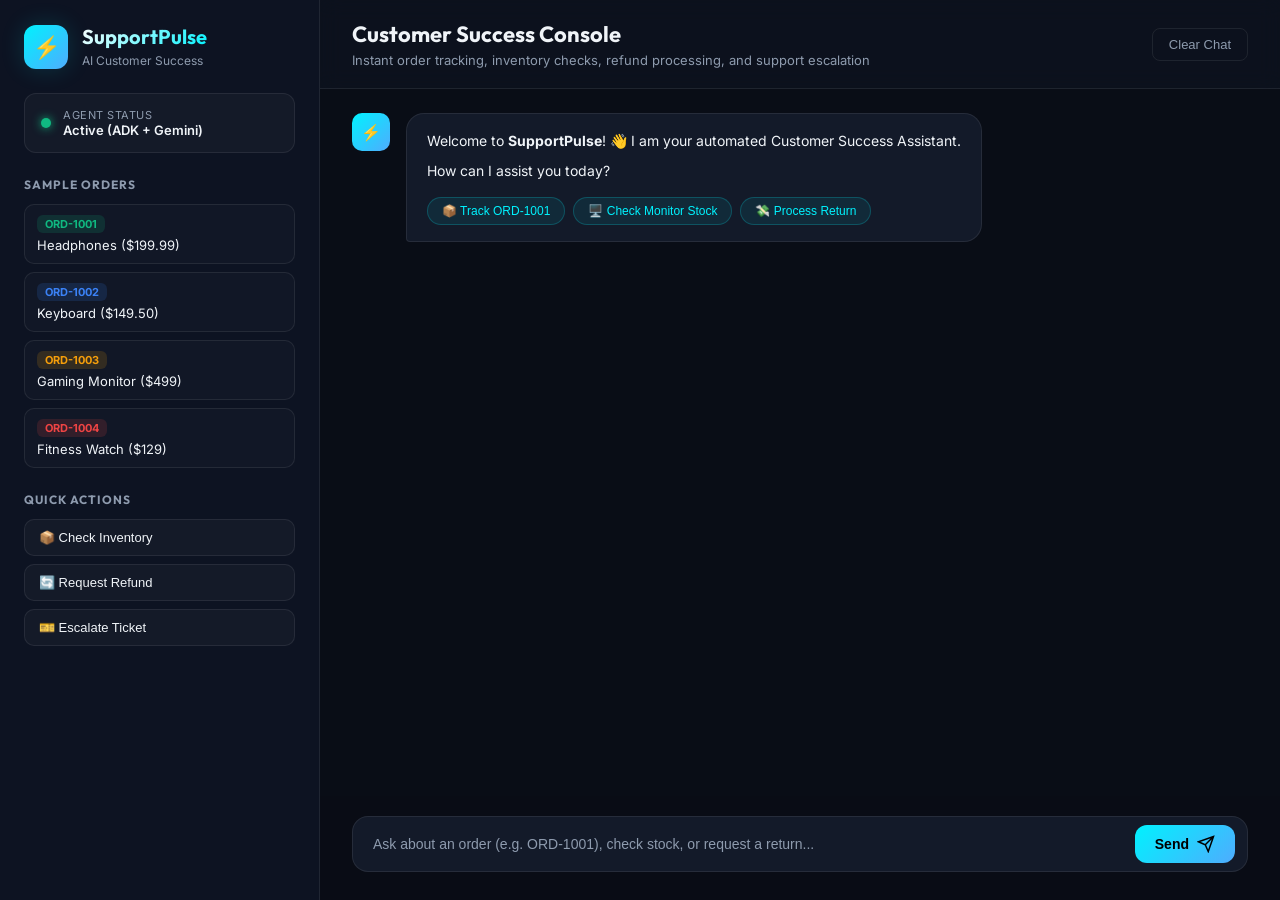
<file: static/index.html>
<!DOCTYPE html>
<html lang="en">
<head>
  <meta charset="UTF-8">
  <meta name="viewport" content="width=device-width, initial-scale=1.0">
  <title>SupportPulse — E-Commerce Customer Success AI</title>
  <link rel="preconnect" href="https://fonts.googleapis.com">
  <link rel="preconnect" href="https://fonts.gstatic.com" crossorigin>
  <link href="https://fonts.googleapis.com/css2?family=Inter:wght@300;400;500;600;700&family=Outfit:wght@400;500;600;700&display=swap" rel="stylesheet">
  <link rel="stylesheet" href="/static/styles.css">
</head>
<body>
  <div class="app-container">
    <!-- Sidebar -->
    <aside class="sidebar">
      <div class="brand">
        <div class="brand-icon">⚡</div>
        <div class="brand-text">
          <h2>SupportPulse</h2>
          <span>AI Customer Success</span>
        </div>
      </div>

      <div class="status-card">
        <div class="status-indicator online"></div>
        <div class="status-info">
          <span class="status-title">Agent Status</span>
          <span class="status-value">Active (ADK + Gemini)</span>
        </div>
      </div>

      <div class="sidebar-section">
        <h3>Sample Orders</h3>
        <div class="sample-list">
          <div class="sample-item" onclick="insertPrompt('What is the status of order ORD-1001?')">
            <span class="badge delivered">ORD-1001</span>
            <span class="sample-desc">Headphones ($199.99)</span>
          </div>
          <div class="sample-item" onclick="insertPrompt('Where is my package ORD-1002?')">
            <span class="badge transit">ORD-1002</span>
            <span class="sample-desc">Keyboard ($149.50)</span>
          </div>
          <div class="sample-item" onclick="insertPrompt('Check order status for ORD-1003')">
            <span class="badge processing">ORD-1003</span>
            <span class="sample-desc">Gaming Monitor ($499)</span>
          </div>
          <div class="sample-item" onclick="insertPrompt('Can I return ORD-1004?')">
            <span class="badge expired">ORD-1004</span>
            <span class="sample-desc">Fitness Watch ($129)</span>
          </div>
        </div>
      </div>

      <div class="sidebar-section">
        <h3>Quick Actions</h3>
        <div class="action-buttons">
          <button class="quick-btn" onclick="insertPrompt('Check stock for SKU-MONITOR')">📦 Check Inventory</button>
          <button class="quick-btn" onclick="insertPrompt('I want to return ORD-1001 because it arrived damaged')">🔄 Request Refund</button>
          <button class="quick-btn" onclick="insertPrompt('Create a support ticket for alice@example.com regarding wrong item received')">🎫 Escalate Ticket</button>
        </div>
      </div>
    </aside>

    <!-- Main Chat Workspace -->
    <main class="chat-workspace">
      <!-- Header -->
      <header class="chat-header">
        <div class="header-info">
          <h1>Customer Success Console</h1>
          <p>Instant order tracking, inventory checks, refund processing, and support escalation</p>
        </div>
        <div class="header-actions">
          <button id="clear-chat-btn" class="secondary-btn">Clear Chat</button>
        </div>
      </header>

      <!-- Message History -->
      <div id="chat-messages" class="chat-messages">
        <!-- Welcome Message -->
        <div class="message assistant">
          <div class="avatar">⚡</div>
          <div class="message-content">
            <p>Welcome to <strong>SupportPulse</strong>! 👋 I am your automated Customer Success Assistant.</p>
            <p>How can I assist you today?</p>
            <div class="suggestion-pills">
              <button class="pill" onclick="sendQuickMessage('What is the status of order ORD-1001?')">📦 Track ORD-1001</button>
              <button class="pill" onclick="sendQuickMessage('Is the Ultra-Wide Gaming Monitor in stock?')">🖥️ Check Monitor Stock</button>
              <button class="pill" onclick="sendQuickMessage('I want to return ORD-1001 because it is defective')">💸 Process Return</button>
            </div>
          </div>
        </div>
      </div>

      <!-- Input Area -->
      <div class="chat-input-area">
        <form id="chat-form" class="input-form">
          <input type="text" id="user-input" placeholder="Ask about an order (e.g. ORD-1001), check stock, or request a return..." autocomplete="off">
          <button type="submit" id="send-btn" class="send-btn">
            <span>Send</span>
            <svg width="18" height="18" viewBox="0 0 24 24" fill="none" stroke="currentColor" stroke-width="2">
              <path d="M22 2L11 13M22 2l-7 20-4-9-9-4 20-7z"></path>
            </svg>
          </button>
        </form>
      </div>
    </main>
  </div>

  <script src="/static/app.js"></script>
</body>
</html>
</file>
<file: static/styles.css>
/* SupportPulse Design System */
:root {
  --bg-dark: #090D16;
  --bg-card: #131A29;
  --bg-sidebar: #0D1322;
  --border-color: rgba(255, 255, 255, 0.08);
  --border-focus: #00F2FE;
  --accent-cyan: #00F2FE;
  --accent-blue: #4FACFE;
  --accent-purple: #7F00FF;
  --text-main: #F0F4F8;
  --text-muted: #8E9BAE;
  --shadow-glow: 0 0 25px rgba(0, 242, 254, 0.15);
  
  --status-delivered: #10B981;
  --status-transit: #3B82F6;
  --status-processing: #F59E0B;
  --status-expired: #EF4444;
}

* {
  box-sizing: border-box;
  margin: 0;
  padding: 0;
}

body {
  font-family: 'Inter', -apple-system, BlinkMacSystemFont, sans-serif;
  background-color: var(--bg-dark);
  color: var(--text-main);
  height: 100vh;
  overflow: hidden;
}

h1, h2, h3, .brand-text h2 {
  font-family: 'Outfit', sans-serif;
}

/* Layout */
.app-container {
  display: flex;
  height: 100vh;
  width: 100vw;
}

/* Sidebar */
.sidebar {
  width: 320px;
  background-color: var(--bg-sidebar);
  border-right: 1px solid var(--border-color);
  padding: 24px;
  display: flex;
  flex-direction: column;
  gap: 24px;
  overflow-y: auto;
}

.brand {
  display: flex;
  align-items: center;
  gap: 14px;
}

.brand-icon {
  width: 44px;
  height: 44px;
  background: linear-gradient(135deg, var(--accent-cyan), var(--accent-blue));
  border-radius: 12px;
  display: flex;
  align-items: center;
  justify-content: center;
  font-size: 22px;
  box-shadow: var(--shadow-glow);
}

.brand-text h2 {
  font-size: 20px;
  font-weight: 700;
  background: linear-gradient(135deg, #FFF, var(--accent-cyan));
  -webkit-background-clip: text;
  -webkit-text-fill-color: transparent;
}

.brand-text span {
  font-size: 12px;
  color: var(--text-muted);
}

.status-card {
  background: rgba(255, 255, 255, 0.03);
  border: 1px solid var(--border-color);
  border-radius: 12px;
  padding: 14px 16px;
  display: flex;
  align-items: center;
  gap: 12px;
}

.status-indicator {
  width: 10px;
  height: 10px;
  border-radius: 50%;
}

.status-indicator.online {
  background-color: var(--status-delivered);
  box-shadow: 0 0 10px var(--status-delivered);
}

.status-info {
  display: flex;
  flex-direction: column;
}

.status-title {
  font-size: 11px;
  color: var(--text-muted);
  text-transform: uppercase;
  letter-spacing: 0.5px;
}

.status-value {
  font-size: 13px;
  font-weight: 600;
}

.sidebar-section h3 {
  font-size: 12px;
  text-transform: uppercase;
  letter-spacing: 1px;
  color: var(--text-muted);
  margin-bottom: 12px;
}

.sample-list {
  display: flex;
  flex-direction: column;
  gap: 8px;
}

.sample-item {
  background: rgba(255, 255, 255, 0.02);
  border: 1px solid var(--border-color);
  border-radius: 10px;
  padding: 10px 12px;
  cursor: pointer;
  transition: all 0.2s ease;
  display: flex;
  flex-direction: column;
  gap: 4px;
}

.sample-item:hover {
  background: rgba(0, 242, 254, 0.06);
  border-color: rgba(0, 242, 254, 0.3);
  transform: translateY(-1px);
}

.badge {
  font-size: 11px;
  font-weight: 700;
  padding: 2px 8px;
  border-radius: 6px;
  width: fit-content;
}

.badge.delivered { background: rgba(16, 185, 129, 0.15); color: var(--status-delivered); }
.badge.transit { background: rgba(59, 130, 246, 0.15); color: var(--status-transit); }
.badge.processing { background: rgba(245, 158, 11, 0.15); color: var(--status-processing); }
.badge.expired { background: rgba(239, 68, 68, 0.15); color: var(--status-expired); }

.sample-desc {
  font-size: 13px;
  color: var(--text-main);
}

.action-buttons {
  display: flex;
  flex-direction: column;
  gap: 8px;
}

.quick-btn {
  background: rgba(255, 255, 255, 0.03);
  border: 1px solid var(--border-color);
  color: var(--text-main);
  padding: 10px 14px;
  border-radius: 10px;
  font-size: 13px;
  text-align: left;
  cursor: pointer;
  transition: all 0.2s ease;
}

.quick-btn:hover {
  background: linear-gradient(135deg, rgba(0, 242, 254, 0.1), rgba(79, 172, 254, 0.1));
  border-color: var(--accent-cyan);
}

/* Main Chat Workspace */
.chat-workspace {
  flex: 1;
  display: flex;
  flex-direction: column;
  background-color: var(--bg-dark);
}

.chat-header {
  padding: 20px 32px;
  border-bottom: 1px solid var(--border-color);
  display: flex;
  justify-content: space-between;
  align-items: center;
  background: rgba(19, 26, 41, 0.4);
  backdrop-filter: blur(10px);
}

.header-info h1 {
  font-size: 22px;
  font-weight: 700;
}

.header-info p {
  font-size: 13px;
  color: var(--text-muted);
  margin-top: 4px;
}

.secondary-btn {
  background: transparent;
  border: 1px solid var(--border-color);
  color: var(--text-muted);
  padding: 8px 16px;
  border-radius: 8px;
  cursor: pointer;
  font-size: 13px;
  transition: all 0.2s ease;
}

.secondary-btn:hover {
  color: var(--text-main);
  border-color: rgba(255, 255, 255, 0.2);
}

/* Chat Messages */
.chat-messages {
  flex: 1;
  padding: 24px 32px;
  overflow-y: auto;
  display: flex;
  flex-direction: column;
  gap: 20px;
}

.message {
  display: flex;
  gap: 16px;
  max-width: 85%;
  animation: fadeIn 0.3s ease;
}

@keyframes fadeIn {
  from { opacity: 0; transform: translateY(8px); }
  to { opacity: 1; transform: translateY(0); }
}

.message.user {
  align-self: flex-end;
  flex-direction: row-reverse;
}

.message.user .message-content {
  background: linear-gradient(135deg, #1E293B, #0F172A);
  border: 1px solid rgba(0, 242, 254, 0.2);
  border-radius: 18px 18px 4px 18px;
  color: #FFF;
}

.message.assistant .message-content {
  background: var(--bg-card);
  border: 1px solid var(--border-color);
  border-radius: 18px 18px 18px 4px;
  color: var(--text-main);
}

.avatar {
  width: 38px;
  height: 38px;
  border-radius: 10px;
  display: flex;
  align-items: center;
  justify-content: center;
  font-weight: 700;
  flex-shrink: 0;
}

.message.assistant .avatar {
  background: linear-gradient(135deg, var(--accent-cyan), var(--accent-blue));
  color: #000;
}

.message.user .avatar {
  background: rgba(255, 255, 255, 0.1);
  color: #FFF;
}

.message-content {
  padding: 16px 20px;
  font-size: 14px;
  line-height: 1.6;
}

.message-content p {
  margin-bottom: 8px;
}

.message-content p:last-child {
  margin-bottom: 0;
}

.suggestion-pills {
  display: flex;
  flex-wrap: wrap;
  gap: 8px;
  margin-top: 14px;
}

.pill {
  background: rgba(0, 242, 254, 0.08);
  border: 1px solid rgba(0, 242, 254, 0.2);
  color: var(--accent-cyan);
  padding: 6px 14px;
  border-radius: 20px;
  font-size: 12px;
  font-weight: 500;
  cursor: pointer;
  transition: all 0.2s ease;
}

.pill:hover {
  background: rgba(0, 242, 254, 0.2);
  transform: translateY(-1px);
}

/* Input Area */
.chat-input-area {
  padding: 20px 32px 28px 32px;
  background: rgba(9, 13, 22, 0.9);
}

.input-form {
  display: flex;
  gap: 12px;
  background: var(--bg-card);
  border: 1px solid var(--border-color);
  border-radius: 16px;
  padding: 8px 12px 8px 20px;
  transition: all 0.2s ease;
}

.input-form:focus-within {
  border-color: var(--accent-cyan);
  box-shadow: var(--shadow-glow);
}

.input-form input {
  flex: 1;
  background: transparent;
  border: none;
  outline: none;
  color: var(--text-main);
  font-size: 14px;
}

.input-form input::placeholder {
  color: var(--text-muted);
}

.send-btn {
  background: linear-gradient(135deg, var(--accent-cyan), var(--accent-blue));
  border: none;
  color: #000;
  padding: 10px 20px;
  border-radius: 12px;
  font-weight: 600;
  font-size: 14px;
  cursor: pointer;
  display: flex;
  align-items: center;
  gap: 8px;
  transition: all 0.2s ease;
}

.send-btn:hover {
  opacity: 0.9;
  transform: scale(1.02);
}

/* Typing pulse indicator */
.typing-dots {
  display: flex;
  gap: 4px;
  padding: 8px 0;
}
.typing-dot {
  width: 6px;
  height: 6px;
  border-radius: 50%;
  background-color: var(--accent-cyan);
  animation: typing 1.4s infinite ease-in-out;
}
.typing-dot:nth-child(2) { animation-delay: 0.2s; }
.typing-dot:nth-child(3) { animation-delay: 0.4s; }

@keyframes typing {
  0%, 80%, 100% { transform: scale(0.6); opacity: 0.4; }
  40% { transform: scale(1); opacity: 1; }
}
</file>
